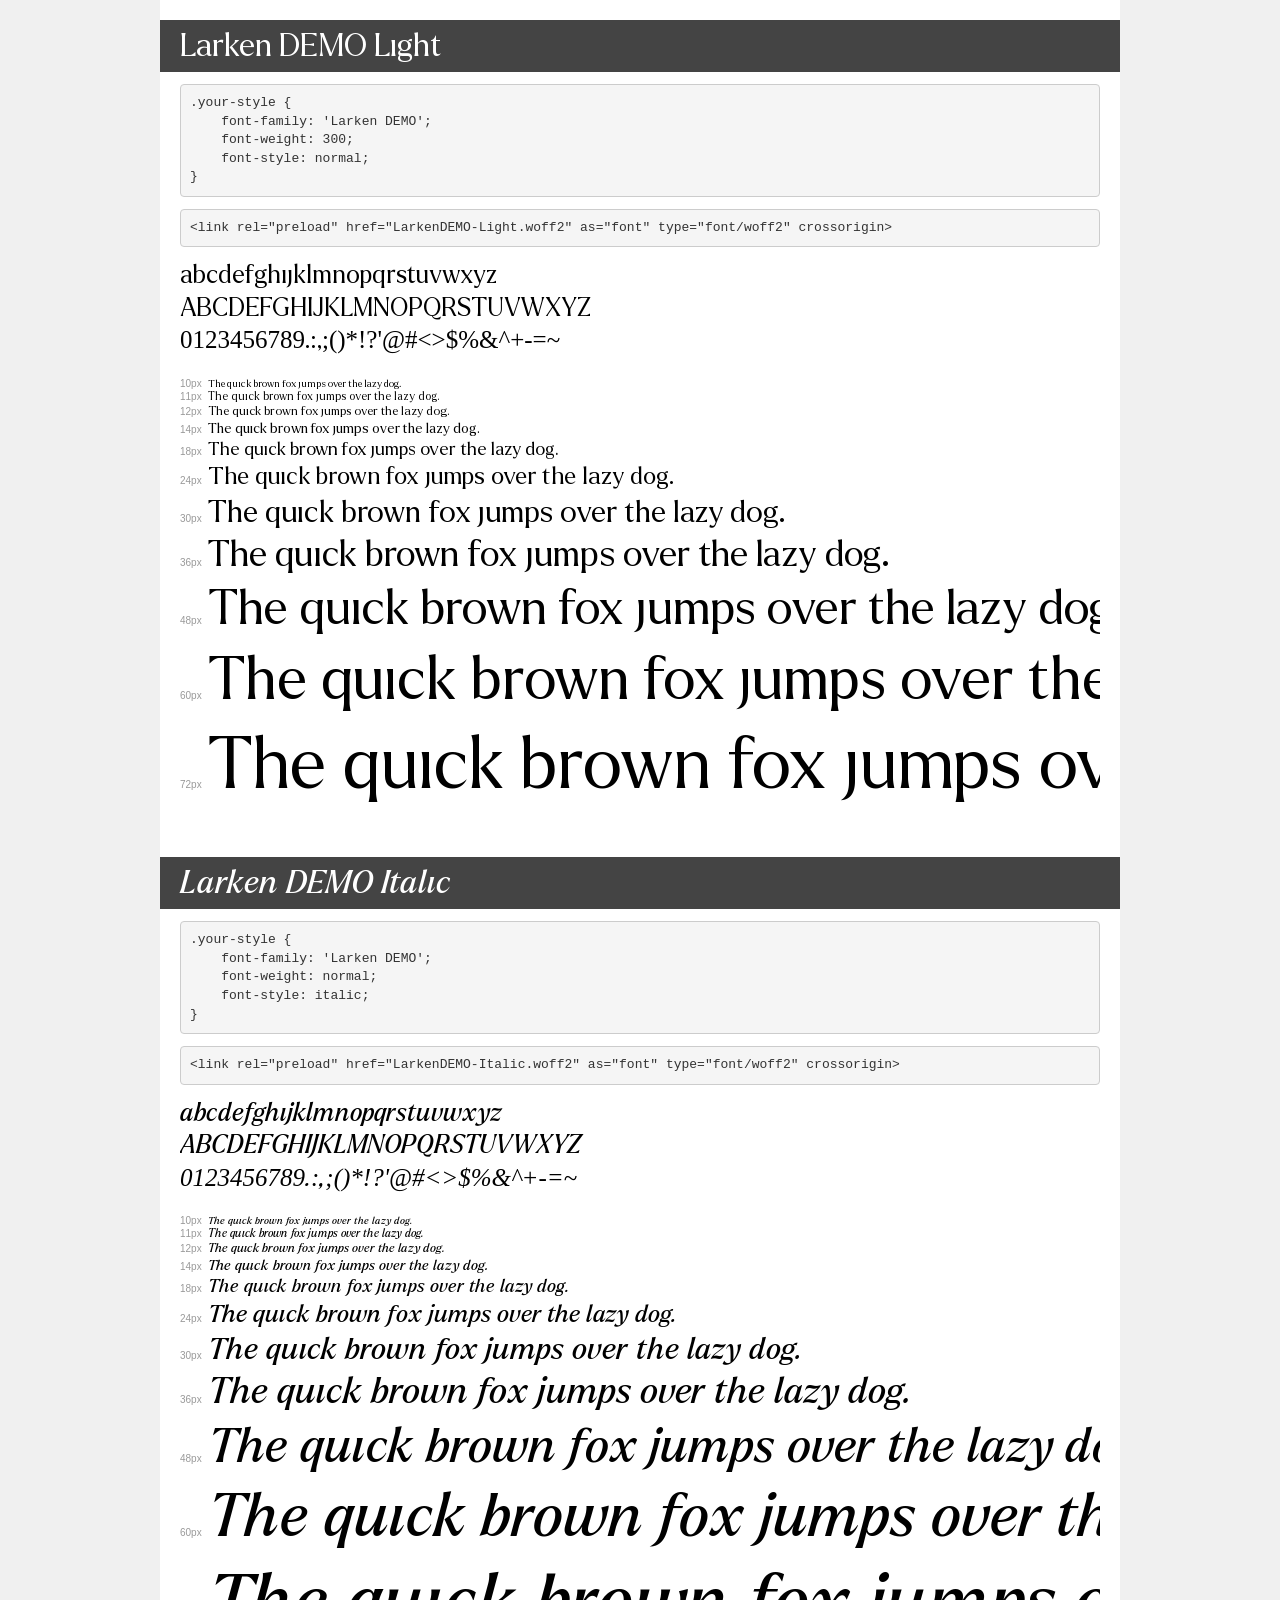
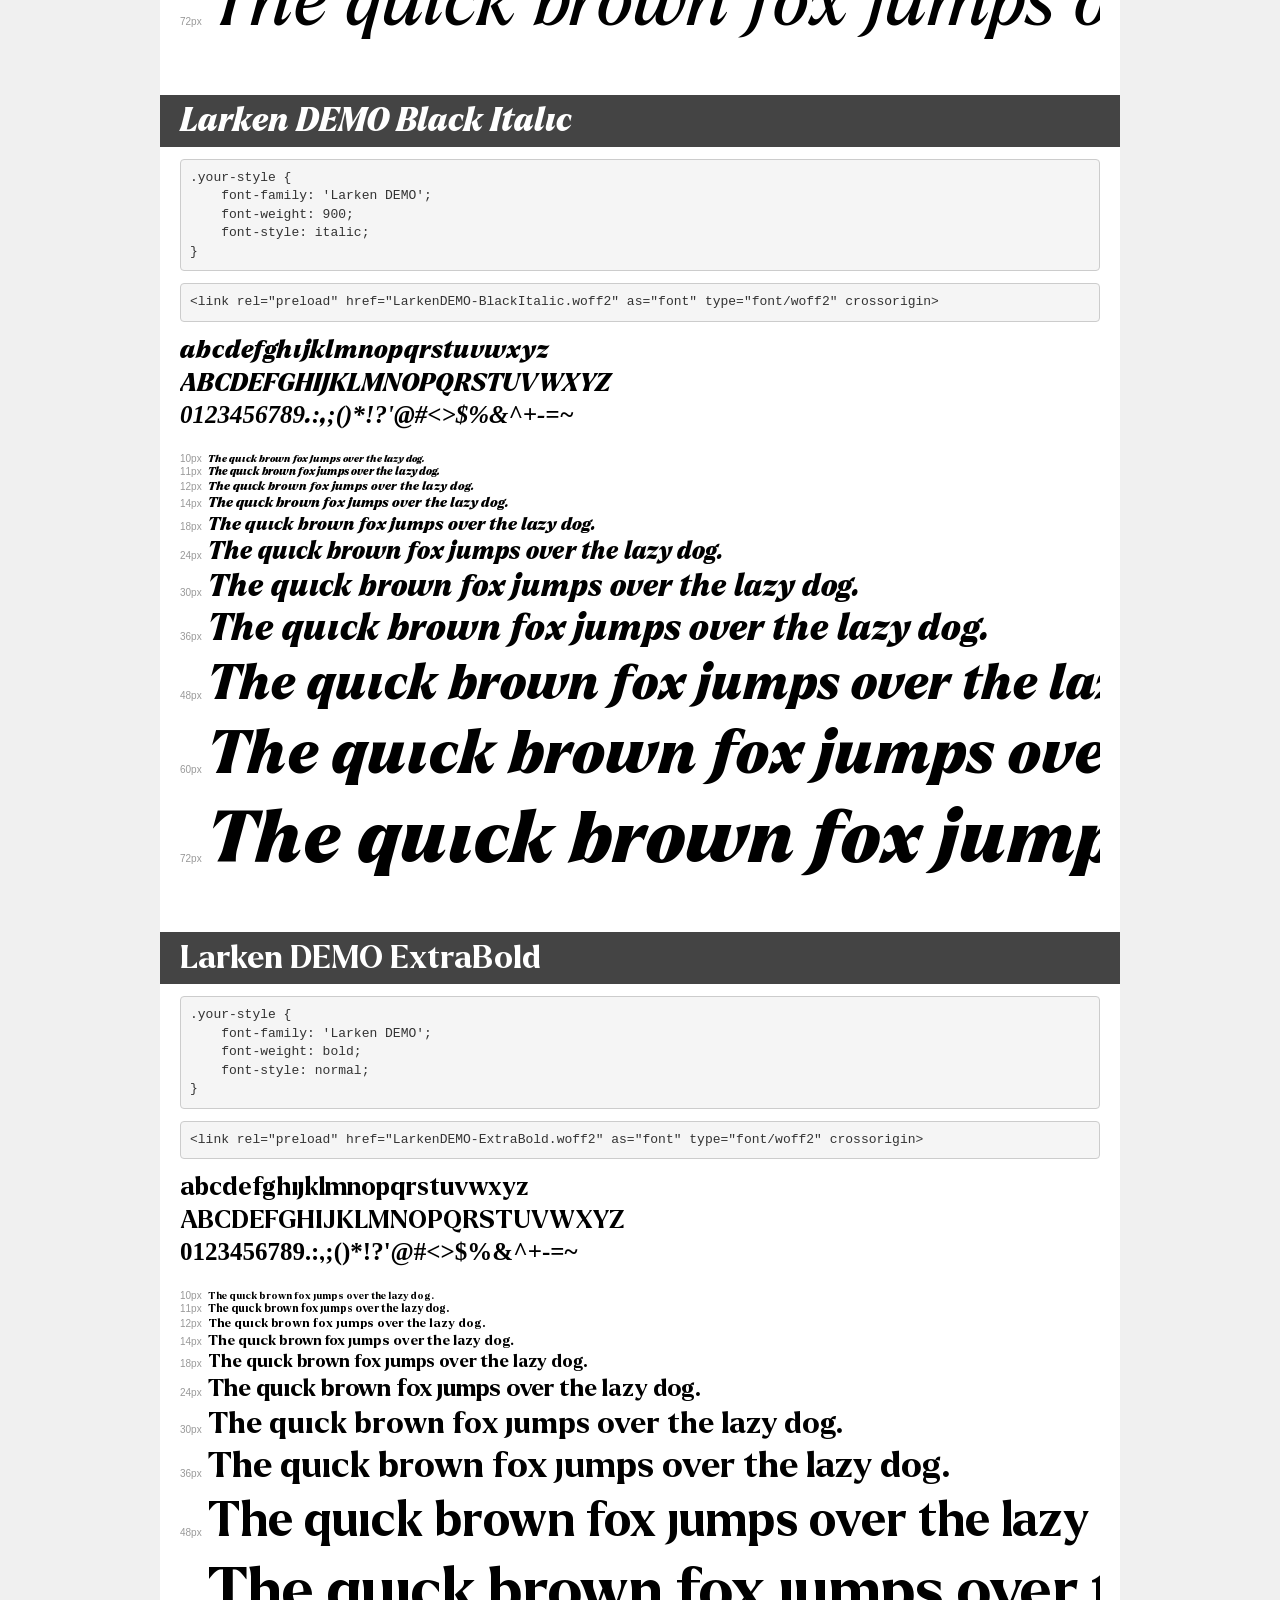
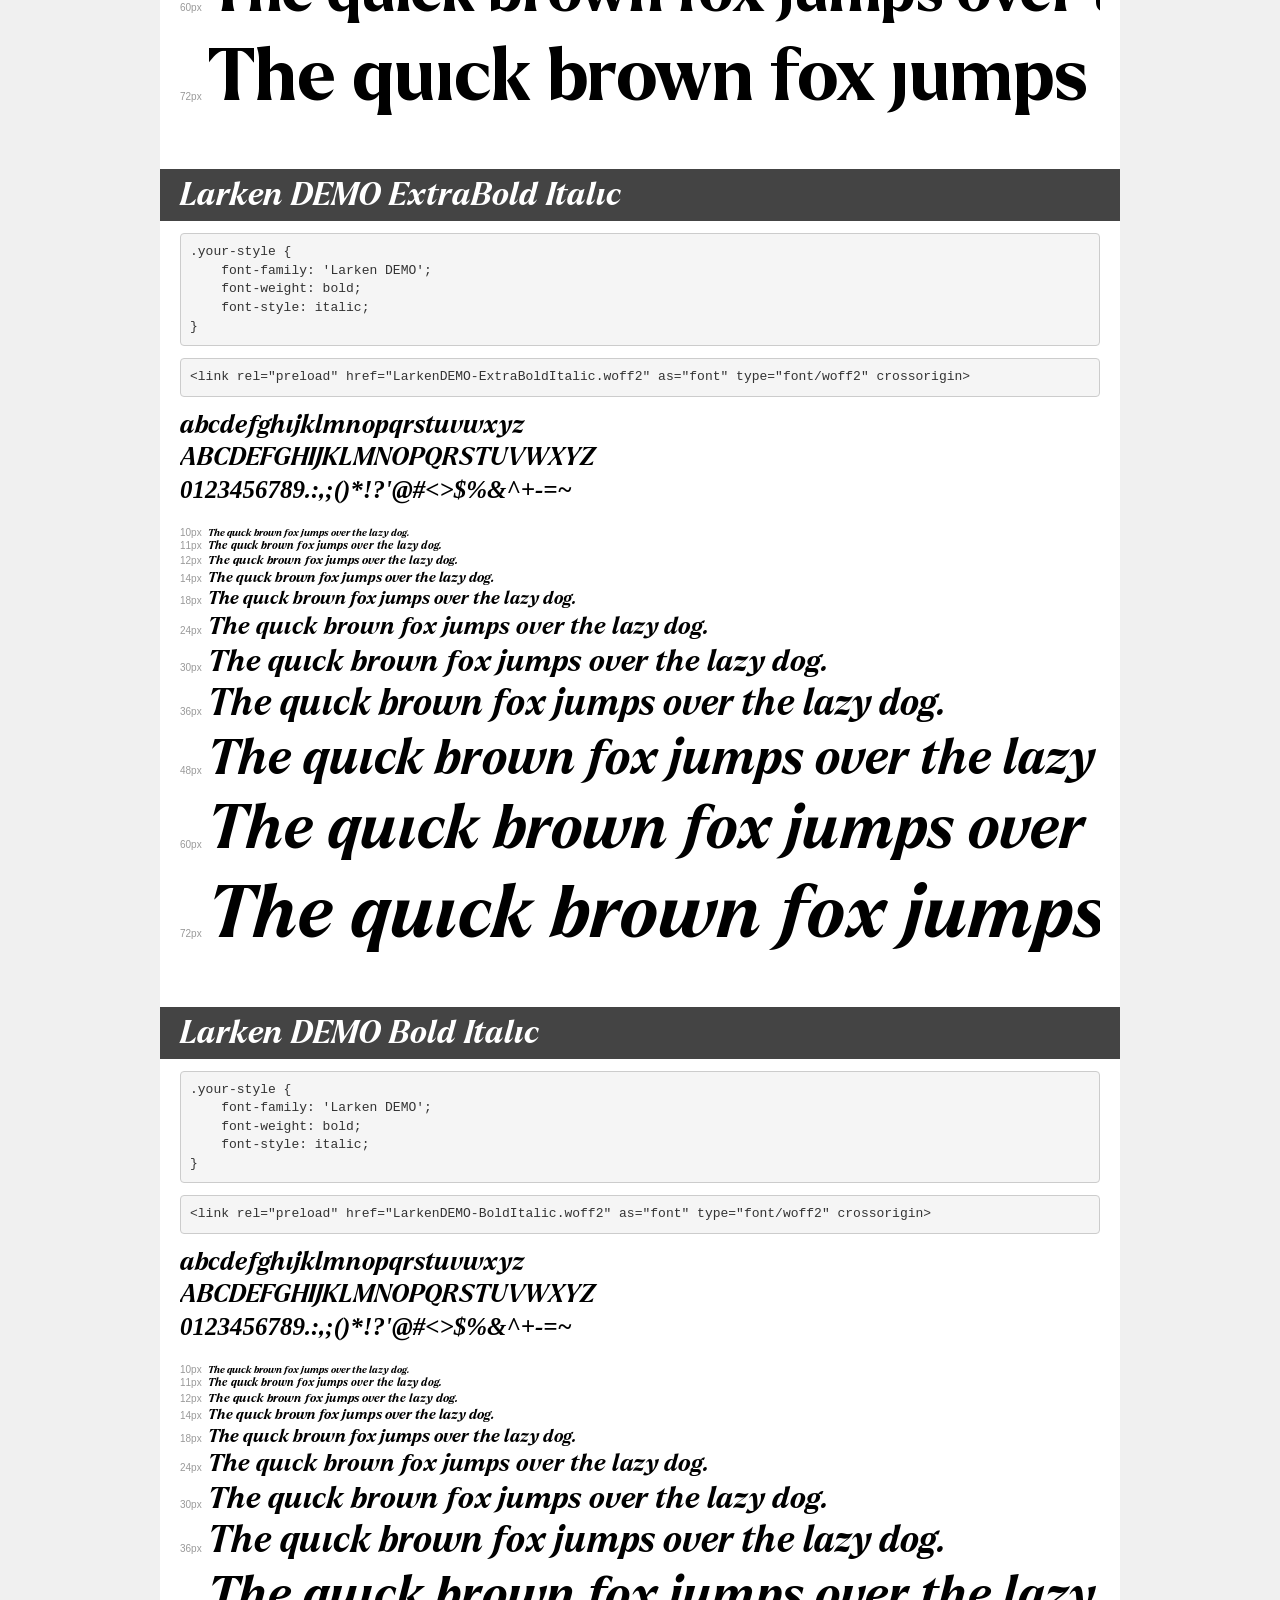
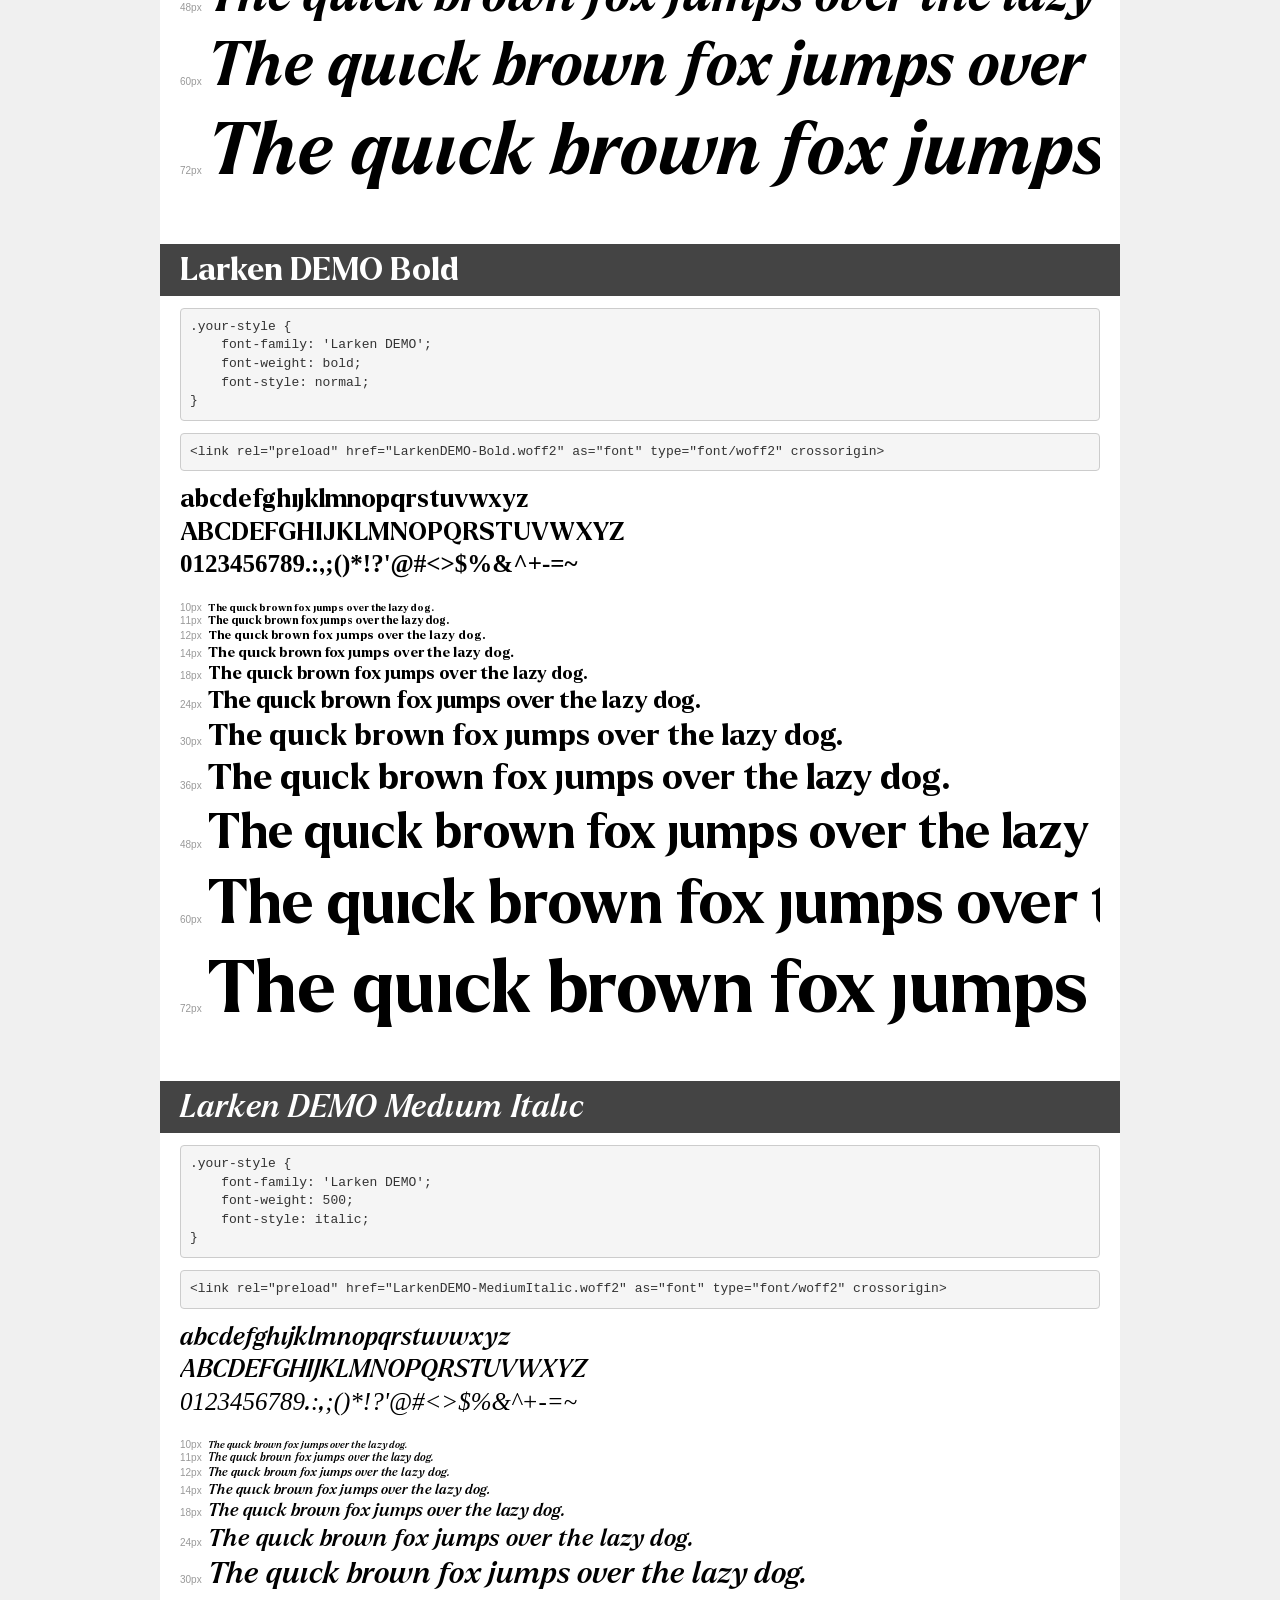
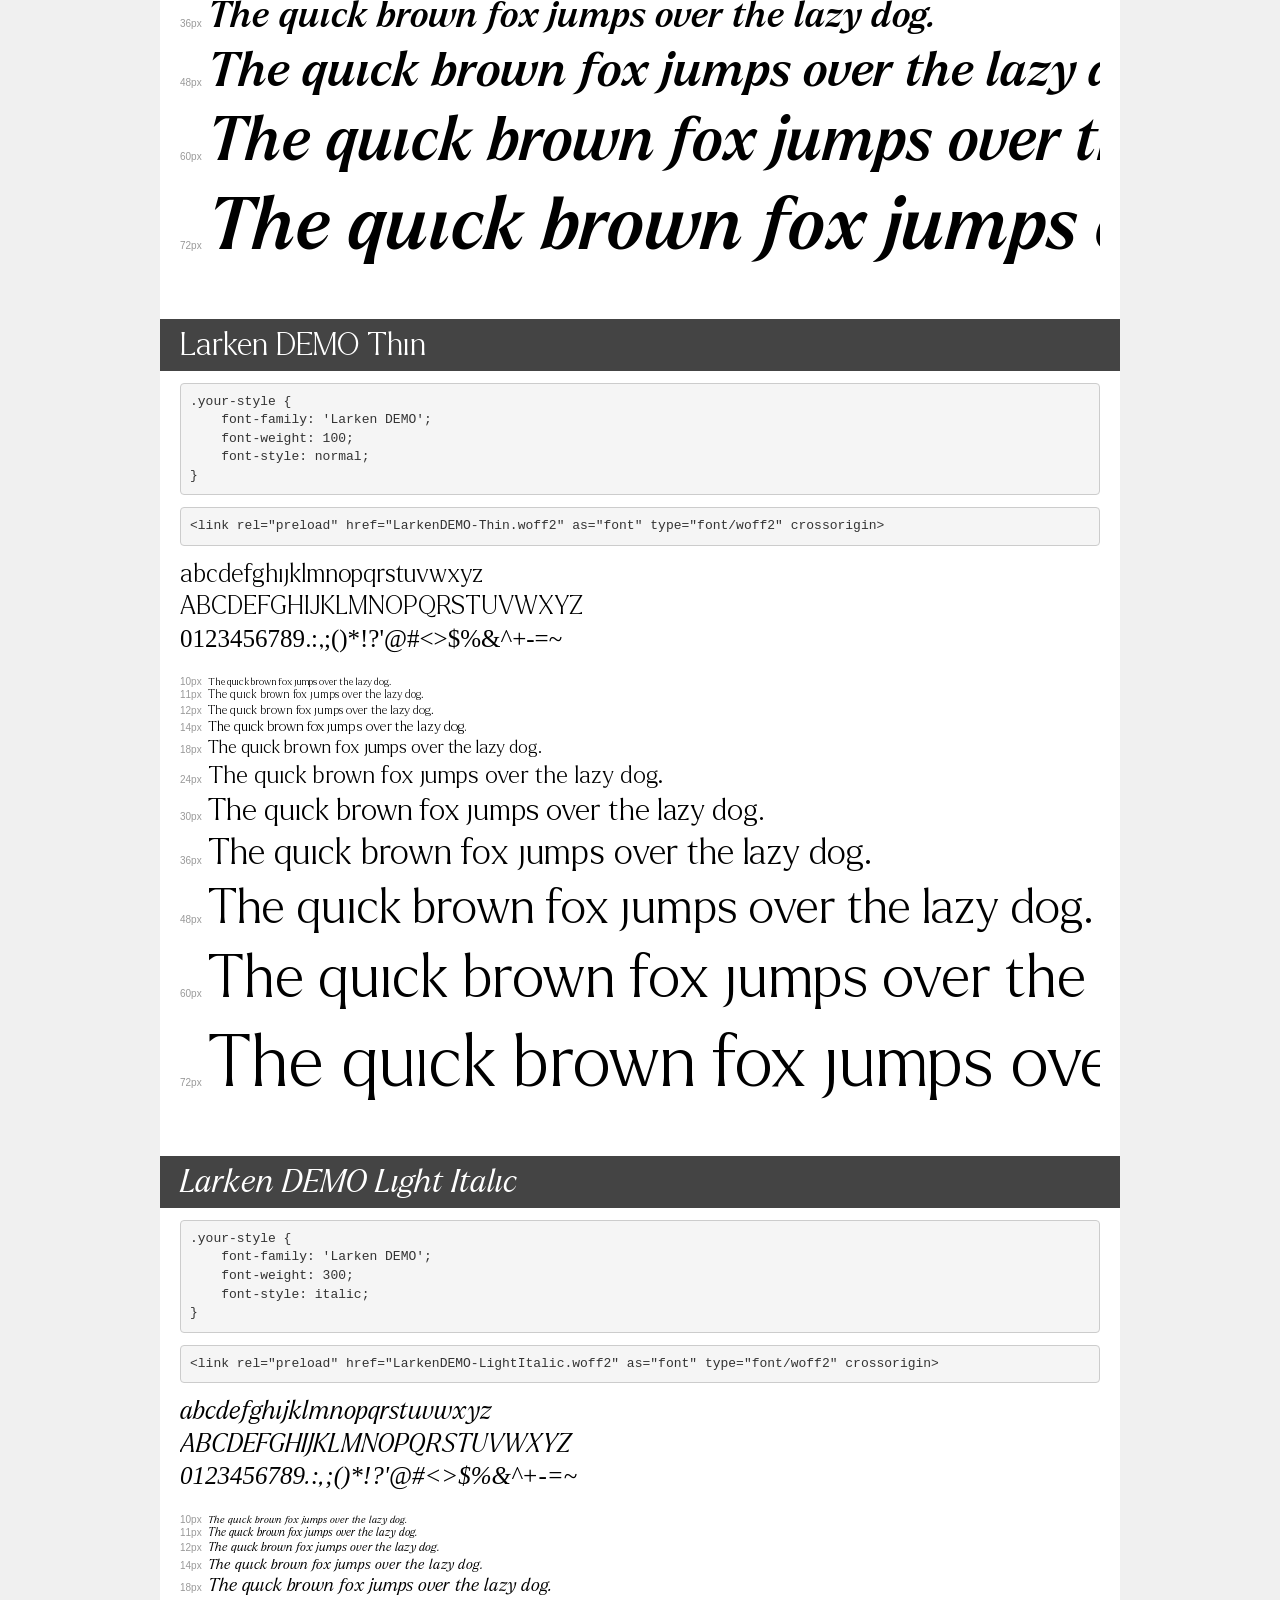
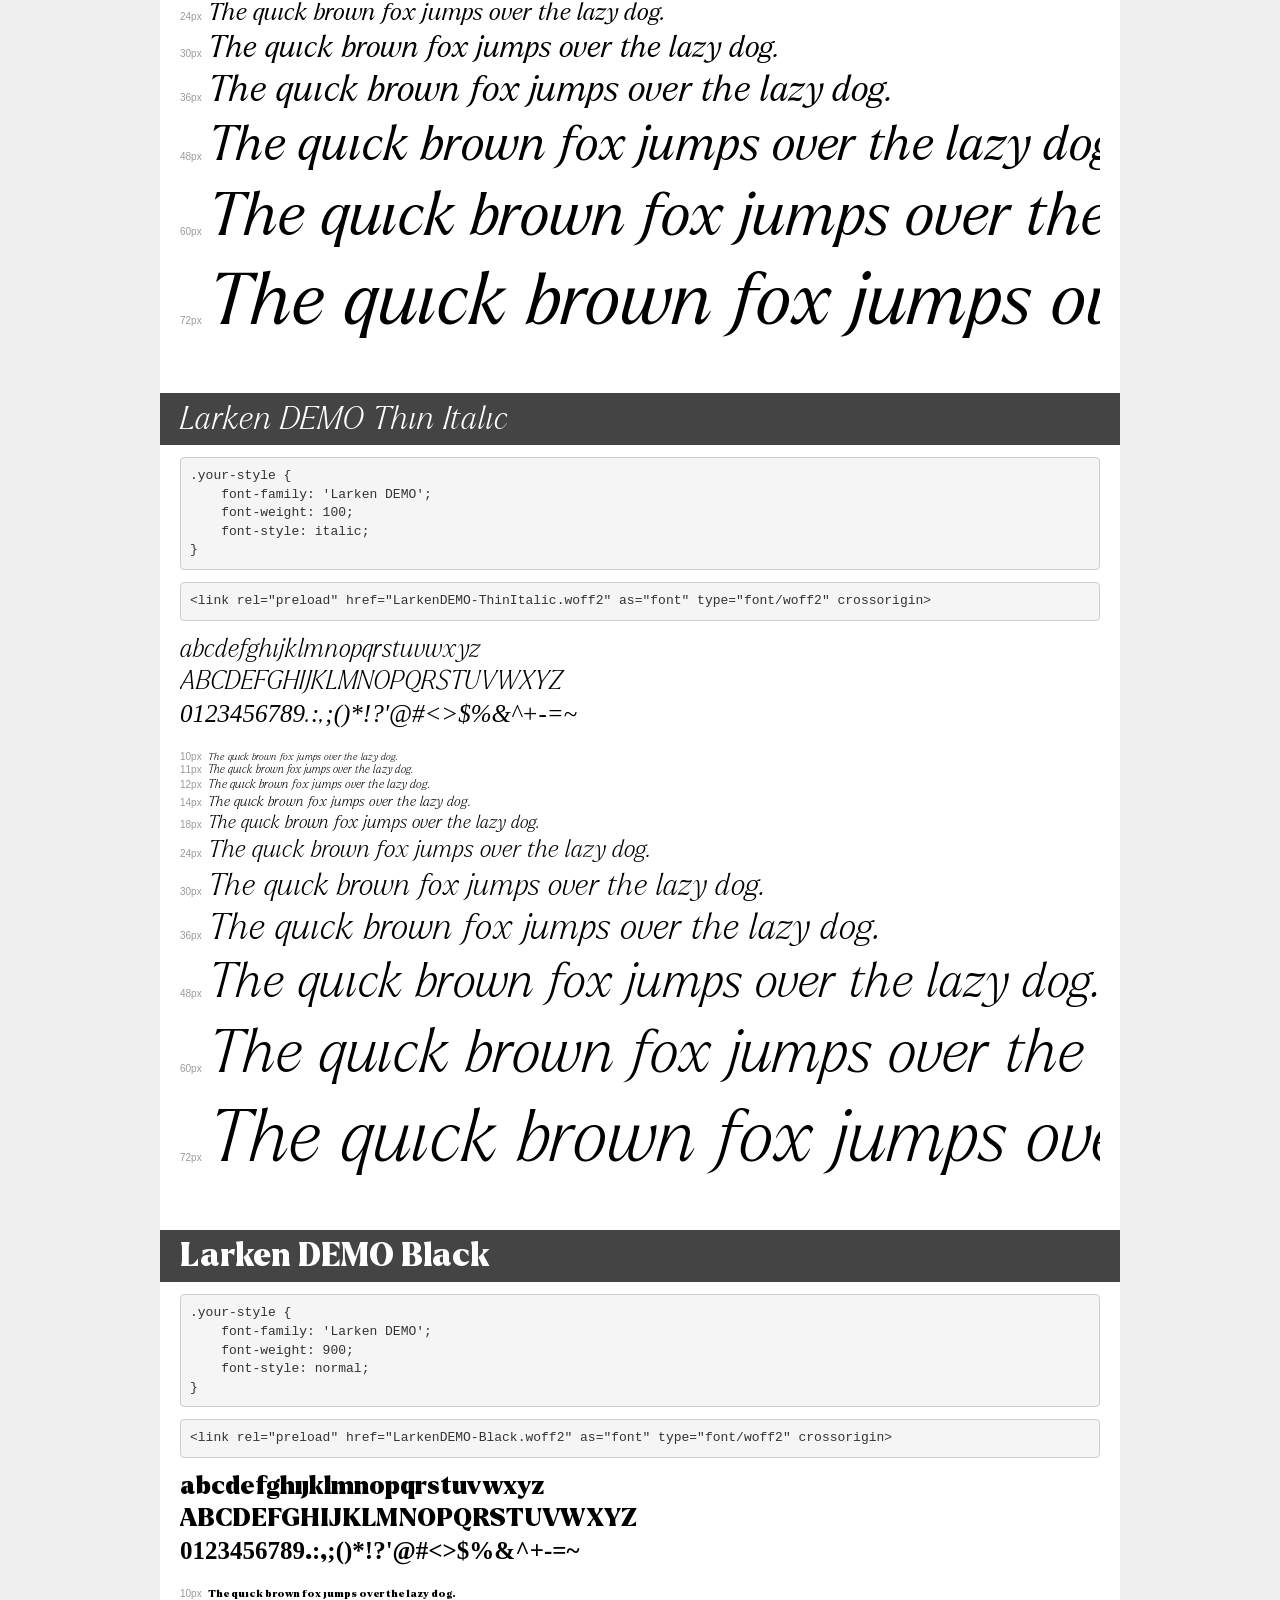
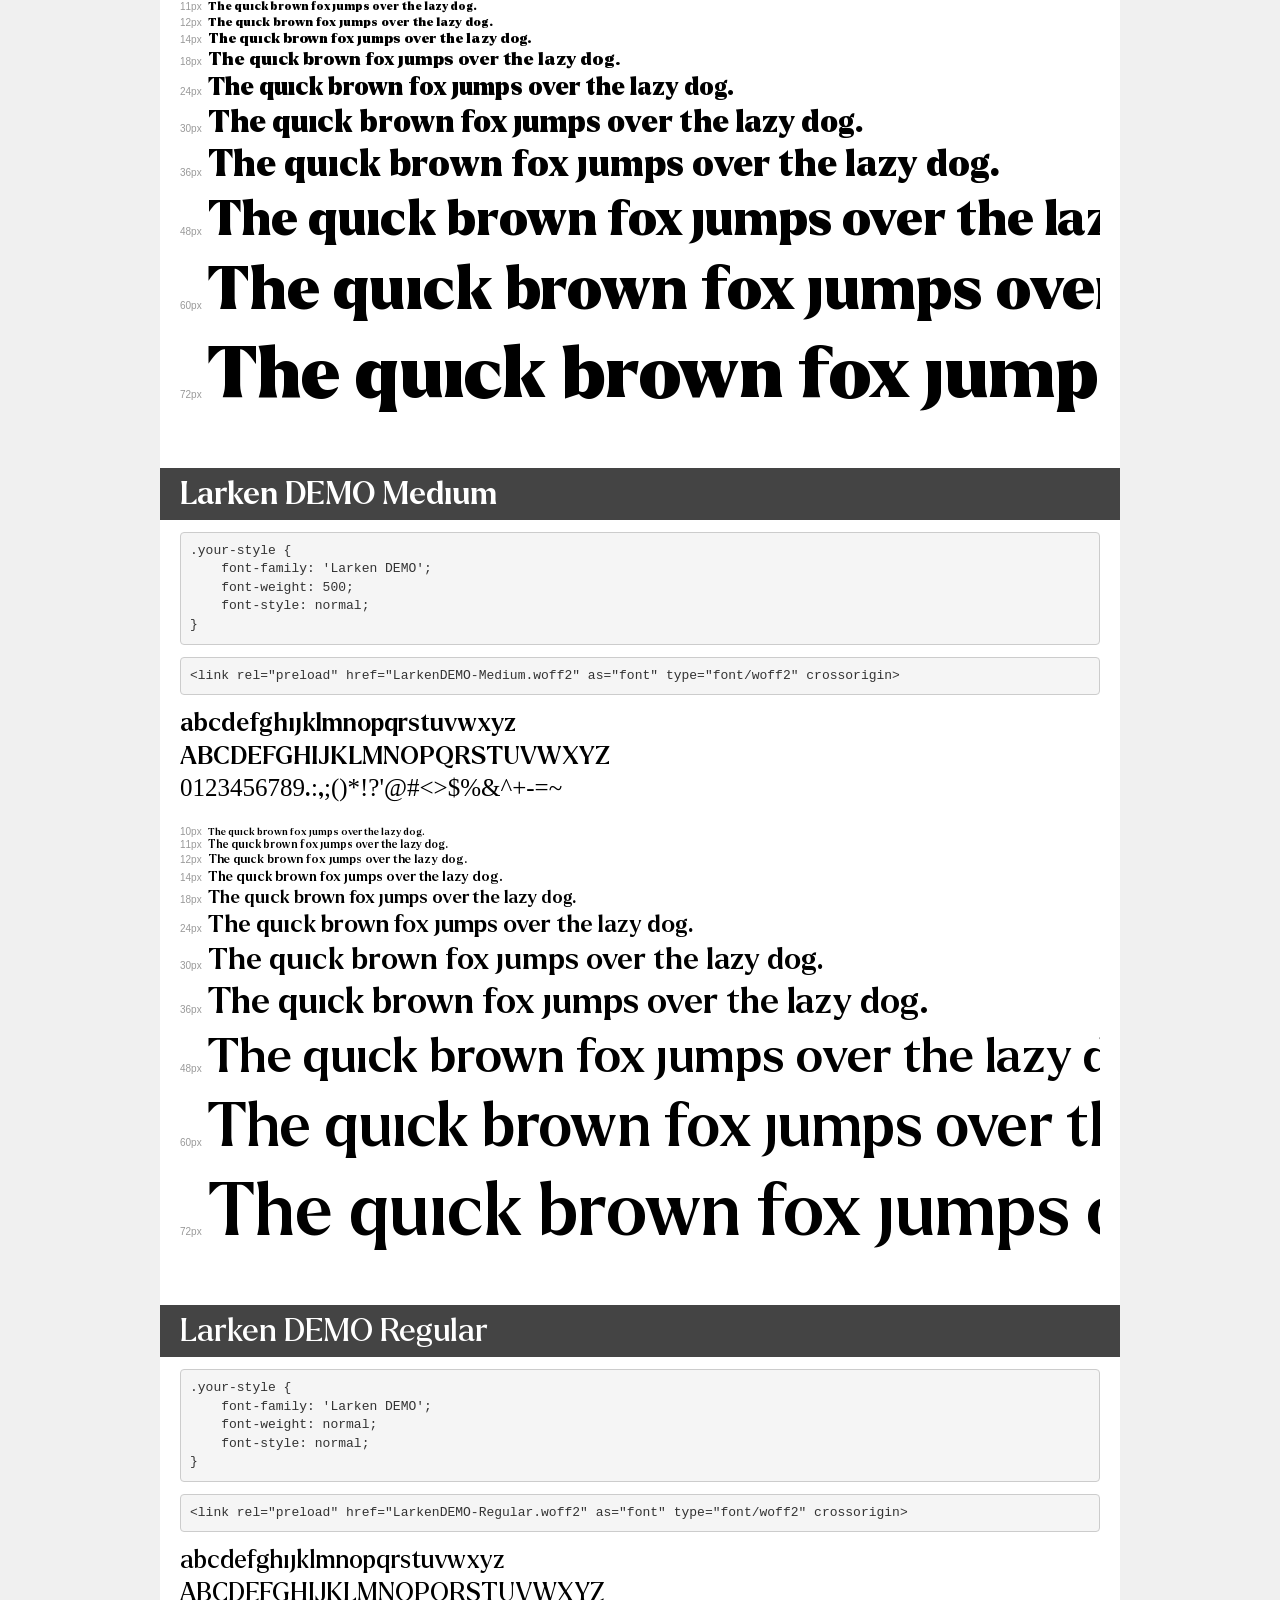
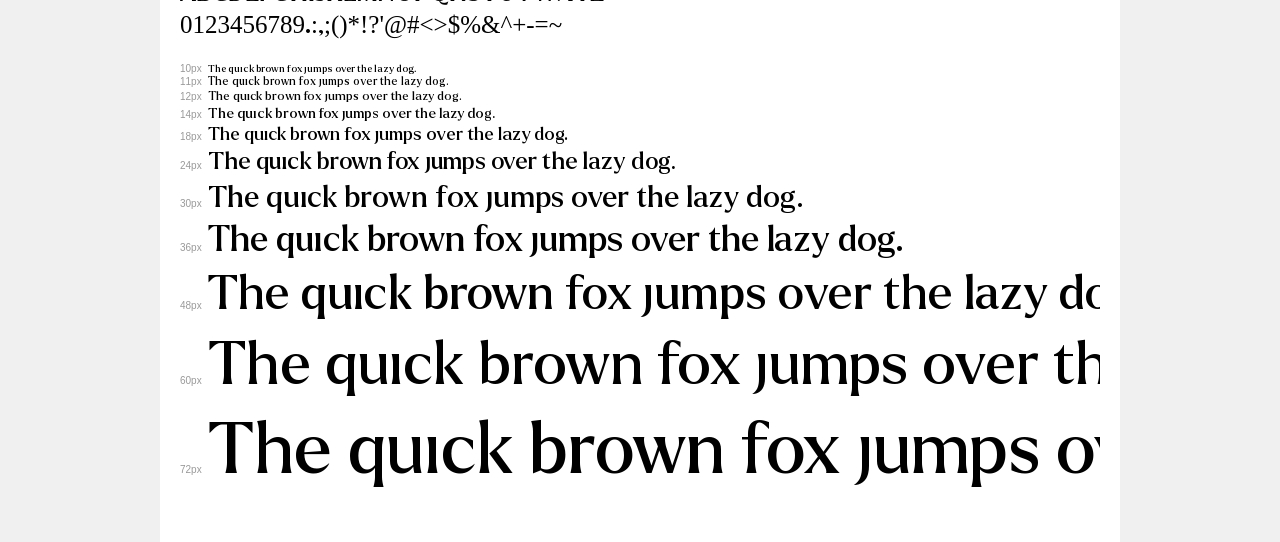
<file: assets/fonts/larken/demo.html>
<!DOCTYPE html>
<html lang="en">
<head>
    <meta charset="utf-8">
    <meta http-equiv="X-UA-Compatible" content="IE=edge">
    <meta name="viewport" content="width=device-width, initial-scale=1">
    <meta name="robots" content="noindex, noarchive">
    <meta name="format-detection" content="telephone=no">
    <title>Transfonter demo</title>
    <link href="stylesheet.css" rel="stylesheet">
    <style>
        /*
        http://meyerweb.com/eric/tools/css/reset/
        v2.0 | 20110126
        License: none (public domain)
        */
        html, body, div, span, applet, object, iframe,
        h1, h2, h3, h4, h5, h6, p, blockquote, pre,
        a, abbr, acronym, address, big, cite, code,
        del, dfn, em, img, ins, kbd, q, s, samp,
        small, strike, strong, sub, sup, tt, var,
        b, u, i, center,
        dl, dt, dd, ol, ul, li,
        fieldset, form, label, legend,
        table, caption, tbody, tfoot, thead, tr, th, td,
        article, aside, canvas, details, embed,
        figure, figcaption, footer, header, hgroup,
        menu, nav, output, ruby, section, summary,
        time, mark, audio, video {
            margin: 0;
            padding: 0;
            border: 0;
            font-size: 100%;
            font: inherit;
            vertical-align: baseline;
        }
        /* HTML5 display-role reset for older browsers */
        article, aside, details, figcaption, figure,
        footer, header, hgroup, menu, nav, section {
            display: block;
        }
        body {
            line-height: 1;
        }
        ol, ul {
            list-style: none;
        }
        blockquote, q {
            quotes: none;
        }
        blockquote:before, blockquote:after,
        q:before, q:after {
            content: '';
            content: none;
        }
        table {
            border-collapse: collapse;
            border-spacing: 0;
        }
        /* demo styles */
        body {
            background: #f0f0f0;
            color: #000;
        }
        .page {
            background: #fff;
            width: 920px;
            margin: 0 auto;
            padding: 20px 20px 0 20px;
            overflow: hidden;
        }
        .font-container {
            overflow-x: auto;
            overflow-y: hidden;
            margin-bottom: 40px;
            line-height: 1.3;
            white-space: nowrap;
            padding-bottom: 5px;
        }
        h1 {
            position: relative;
            background: #444;
            font-size: 32px;
            color: #fff;
            padding: 10px 20px;
            margin: 0 -20px 12px -20px;
        }
        .letters {
            font-size: 25px;
            margin-bottom: 20px;
        }
        .s10:before {
            content: '10px';
        }
        .s11:before {
            content: '11px';
        }
        .s12:before {
            content: '12px';
        }
        .s14:before {
            content: '14px';
        }
        .s18:before {
            content: '18px';
        }
        .s24:before {
            content: '24px';
        }
        .s30:before {
            content: '30px';
        }
        .s36:before {
            content: '36px';
        }
        .s48:before {
            content: '48px';
        }
        .s60:before {
            content: '60px';
        }
        .s72:before {
            content: '72px';
        }
        .s10:before, .s11:before, .s12:before, .s14:before,
        .s18:before, .s24:before, .s30:before, .s36:before,
        .s48:before, .s60:before, .s72:before {
            font-family: Arial, sans-serif;
            font-size: 10px;
            font-weight: normal;
            font-style: normal;
            color: #999;
            padding-right: 6px;
        }
        pre {
            display: block;
            padding: 9px;
            margin: 0 0 12px;
            font-family: Monaco, Menlo, Consolas, "Courier New", monospace;
            font-size: 13px;
            line-height: 1.428571429;
            color: #333;
            font-weight: normal;
            font-style: normal;
            background-color: #f5f5f5;
            border: 1px solid #ccc;
            overflow-x: auto;
            border-radius: 4px;
        }
        /* responsive */
        @media (max-width: 959px) {
            .page {
                width: auto;
                margin: 0;
            }
        }
    </style>
</head>
<body>
<div class="page">
    <div class="demo">
        <h1 style="font-family: 'Larken DEMO'; font-weight: 300; font-style: normal;">Larken DEMO Light</h1>
        <pre title="Usage">.your-style {
    font-family: 'Larken DEMO';
    font-weight: 300;
    font-style: normal;
}</pre>
        <pre title="Preload (optional)">
&lt;link rel=&quot;preload&quot; href=&quot;LarkenDEMO-Light.woff2&quot; as=&quot;font&quot; type=&quot;font/woff2&quot; crossorigin&gt;</pre>
        <div class="font-container" style="font-family: 'Larken DEMO'; font-weight: 300; font-style: normal;">
            <p class="letters">
                abcdefghijklmnopqrstuvwxyz<br>
ABCDEFGHIJKLMNOPQRSTUVWXYZ<br>
                0123456789.:,;()*!?'@#&lt;&gt;$%&^+-=~
            </p>
            <p class="s10" style="font-size: 10px;">The quick brown fox jumps over the lazy dog.</p>
            <p class="s11" style="font-size: 11px;">The quick brown fox jumps over the lazy dog.</p>
            <p class="s12" style="font-size: 12px;">The quick brown fox jumps over the lazy dog.</p>
            <p class="s14" style="font-size: 14px;">The quick brown fox jumps over the lazy dog.</p>
            <p class="s18" style="font-size: 18px;">The quick brown fox jumps over the lazy dog.</p>
            <p class="s24" style="font-size: 24px;">The quick brown fox jumps over the lazy dog.</p>
            <p class="s30" style="font-size: 30px;">The quick brown fox jumps over the lazy dog.</p>
            <p class="s36" style="font-size: 36px;">The quick brown fox jumps over the lazy dog.</p>
            <p class="s48" style="font-size: 48px;">The quick brown fox jumps over the lazy dog.</p>
            <p class="s60" style="font-size: 60px;">The quick brown fox jumps over the lazy dog.</p>
            <p class="s72" style="font-size: 72px;">The quick brown fox jumps over the lazy dog.</p>
        </div>
    </div>

    <div class="demo">
        <h1 style="font-family: 'Larken DEMO'; font-weight: normal; font-style: italic;">Larken DEMO Italic</h1>
        <pre title="Usage">.your-style {
    font-family: 'Larken DEMO';
    font-weight: normal;
    font-style: italic;
}</pre>
        <pre title="Preload (optional)">
&lt;link rel=&quot;preload&quot; href=&quot;LarkenDEMO-Italic.woff2&quot; as=&quot;font&quot; type=&quot;font/woff2&quot; crossorigin&gt;</pre>
        <div class="font-container" style="font-family: 'Larken DEMO'; font-weight: normal; font-style: italic;">
            <p class="letters">
                abcdefghijklmnopqrstuvwxyz<br>
ABCDEFGHIJKLMNOPQRSTUVWXYZ<br>
                0123456789.:,;()*!?'@#&lt;&gt;$%&^+-=~
            </p>
            <p class="s10" style="font-size: 10px;">The quick brown fox jumps over the lazy dog.</p>
            <p class="s11" style="font-size: 11px;">The quick brown fox jumps over the lazy dog.</p>
            <p class="s12" style="font-size: 12px;">The quick brown fox jumps over the lazy dog.</p>
            <p class="s14" style="font-size: 14px;">The quick brown fox jumps over the lazy dog.</p>
            <p class="s18" style="font-size: 18px;">The quick brown fox jumps over the lazy dog.</p>
            <p class="s24" style="font-size: 24px;">The quick brown fox jumps over the lazy dog.</p>
            <p class="s30" style="font-size: 30px;">The quick brown fox jumps over the lazy dog.</p>
            <p class="s36" style="font-size: 36px;">The quick brown fox jumps over the lazy dog.</p>
            <p class="s48" style="font-size: 48px;">The quick brown fox jumps over the lazy dog.</p>
            <p class="s60" style="font-size: 60px;">The quick brown fox jumps over the lazy dog.</p>
            <p class="s72" style="font-size: 72px;">The quick brown fox jumps over the lazy dog.</p>
        </div>
    </div>

    <div class="demo">
        <h1 style="font-family: 'Larken DEMO'; font-weight: 900; font-style: italic;">Larken DEMO Black Italic</h1>
        <pre title="Usage">.your-style {
    font-family: 'Larken DEMO';
    font-weight: 900;
    font-style: italic;
}</pre>
        <pre title="Preload (optional)">
&lt;link rel=&quot;preload&quot; href=&quot;LarkenDEMO-BlackItalic.woff2&quot; as=&quot;font&quot; type=&quot;font/woff2&quot; crossorigin&gt;</pre>
        <div class="font-container" style="font-family: 'Larken DEMO'; font-weight: 900; font-style: italic;">
            <p class="letters">
                abcdefghijklmnopqrstuvwxyz<br>
ABCDEFGHIJKLMNOPQRSTUVWXYZ<br>
                0123456789.:,;()*!?'@#&lt;&gt;$%&^+-=~
            </p>
            <p class="s10" style="font-size: 10px;">The quick brown fox jumps over the lazy dog.</p>
            <p class="s11" style="font-size: 11px;">The quick brown fox jumps over the lazy dog.</p>
            <p class="s12" style="font-size: 12px;">The quick brown fox jumps over the lazy dog.</p>
            <p class="s14" style="font-size: 14px;">The quick brown fox jumps over the lazy dog.</p>
            <p class="s18" style="font-size: 18px;">The quick brown fox jumps over the lazy dog.</p>
            <p class="s24" style="font-size: 24px;">The quick brown fox jumps over the lazy dog.</p>
            <p class="s30" style="font-size: 30px;">The quick brown fox jumps over the lazy dog.</p>
            <p class="s36" style="font-size: 36px;">The quick brown fox jumps over the lazy dog.</p>
            <p class="s48" style="font-size: 48px;">The quick brown fox jumps over the lazy dog.</p>
            <p class="s60" style="font-size: 60px;">The quick brown fox jumps over the lazy dog.</p>
            <p class="s72" style="font-size: 72px;">The quick brown fox jumps over the lazy dog.</p>
        </div>
    </div>

    <div class="demo">
        <h1 style="font-family: 'Larken DEMO'; font-weight: bold; font-style: normal;">Larken DEMO ExtraBold</h1>
        <pre title="Usage">.your-style {
    font-family: 'Larken DEMO';
    font-weight: bold;
    font-style: normal;
}</pre>
        <pre title="Preload (optional)">
&lt;link rel=&quot;preload&quot; href=&quot;LarkenDEMO-ExtraBold.woff2&quot; as=&quot;font&quot; type=&quot;font/woff2&quot; crossorigin&gt;</pre>
        <div class="font-container" style="font-family: 'Larken DEMO'; font-weight: bold; font-style: normal;">
            <p class="letters">
                abcdefghijklmnopqrstuvwxyz<br>
ABCDEFGHIJKLMNOPQRSTUVWXYZ<br>
                0123456789.:,;()*!?'@#&lt;&gt;$%&^+-=~
            </p>
            <p class="s10" style="font-size: 10px;">The quick brown fox jumps over the lazy dog.</p>
            <p class="s11" style="font-size: 11px;">The quick brown fox jumps over the lazy dog.</p>
            <p class="s12" style="font-size: 12px;">The quick brown fox jumps over the lazy dog.</p>
            <p class="s14" style="font-size: 14px;">The quick brown fox jumps over the lazy dog.</p>
            <p class="s18" style="font-size: 18px;">The quick brown fox jumps over the lazy dog.</p>
            <p class="s24" style="font-size: 24px;">The quick brown fox jumps over the lazy dog.</p>
            <p class="s30" style="font-size: 30px;">The quick brown fox jumps over the lazy dog.</p>
            <p class="s36" style="font-size: 36px;">The quick brown fox jumps over the lazy dog.</p>
            <p class="s48" style="font-size: 48px;">The quick brown fox jumps over the lazy dog.</p>
            <p class="s60" style="font-size: 60px;">The quick brown fox jumps over the lazy dog.</p>
            <p class="s72" style="font-size: 72px;">The quick brown fox jumps over the lazy dog.</p>
        </div>
    </div>

    <div class="demo">
        <h1 style="font-family: 'Larken DEMO'; font-weight: bold; font-style: italic;">Larken DEMO ExtraBold Italic</h1>
        <pre title="Usage">.your-style {
    font-family: 'Larken DEMO';
    font-weight: bold;
    font-style: italic;
}</pre>
        <pre title="Preload (optional)">
&lt;link rel=&quot;preload&quot; href=&quot;LarkenDEMO-ExtraBoldItalic.woff2&quot; as=&quot;font&quot; type=&quot;font/woff2&quot; crossorigin&gt;</pre>
        <div class="font-container" style="font-family: 'Larken DEMO'; font-weight: bold; font-style: italic;">
            <p class="letters">
                abcdefghijklmnopqrstuvwxyz<br>
ABCDEFGHIJKLMNOPQRSTUVWXYZ<br>
                0123456789.:,;()*!?'@#&lt;&gt;$%&^+-=~
            </p>
            <p class="s10" style="font-size: 10px;">The quick brown fox jumps over the lazy dog.</p>
            <p class="s11" style="font-size: 11px;">The quick brown fox jumps over the lazy dog.</p>
            <p class="s12" style="font-size: 12px;">The quick brown fox jumps over the lazy dog.</p>
            <p class="s14" style="font-size: 14px;">The quick brown fox jumps over the lazy dog.</p>
            <p class="s18" style="font-size: 18px;">The quick brown fox jumps over the lazy dog.</p>
            <p class="s24" style="font-size: 24px;">The quick brown fox jumps over the lazy dog.</p>
            <p class="s30" style="font-size: 30px;">The quick brown fox jumps over the lazy dog.</p>
            <p class="s36" style="font-size: 36px;">The quick brown fox jumps over the lazy dog.</p>
            <p class="s48" style="font-size: 48px;">The quick brown fox jumps over the lazy dog.</p>
            <p class="s60" style="font-size: 60px;">The quick brown fox jumps over the lazy dog.</p>
            <p class="s72" style="font-size: 72px;">The quick brown fox jumps over the lazy dog.</p>
        </div>
    </div>

    <div class="demo">
        <h1 style="font-family: 'Larken DEMO'; font-weight: bold; font-style: italic;">Larken DEMO Bold Italic</h1>
        <pre title="Usage">.your-style {
    font-family: 'Larken DEMO';
    font-weight: bold;
    font-style: italic;
}</pre>
        <pre title="Preload (optional)">
&lt;link rel=&quot;preload&quot; href=&quot;LarkenDEMO-BoldItalic.woff2&quot; as=&quot;font&quot; type=&quot;font/woff2&quot; crossorigin&gt;</pre>
        <div class="font-container" style="font-family: 'Larken DEMO'; font-weight: bold; font-style: italic;">
            <p class="letters">
                abcdefghijklmnopqrstuvwxyz<br>
ABCDEFGHIJKLMNOPQRSTUVWXYZ<br>
                0123456789.:,;()*!?'@#&lt;&gt;$%&^+-=~
            </p>
            <p class="s10" style="font-size: 10px;">The quick brown fox jumps over the lazy dog.</p>
            <p class="s11" style="font-size: 11px;">The quick brown fox jumps over the lazy dog.</p>
            <p class="s12" style="font-size: 12px;">The quick brown fox jumps over the lazy dog.</p>
            <p class="s14" style="font-size: 14px;">The quick brown fox jumps over the lazy dog.</p>
            <p class="s18" style="font-size: 18px;">The quick brown fox jumps over the lazy dog.</p>
            <p class="s24" style="font-size: 24px;">The quick brown fox jumps over the lazy dog.</p>
            <p class="s30" style="font-size: 30px;">The quick brown fox jumps over the lazy dog.</p>
            <p class="s36" style="font-size: 36px;">The quick brown fox jumps over the lazy dog.</p>
            <p class="s48" style="font-size: 48px;">The quick brown fox jumps over the lazy dog.</p>
            <p class="s60" style="font-size: 60px;">The quick brown fox jumps over the lazy dog.</p>
            <p class="s72" style="font-size: 72px;">The quick brown fox jumps over the lazy dog.</p>
        </div>
    </div>

    <div class="demo">
        <h1 style="font-family: 'Larken DEMO'; font-weight: bold; font-style: normal;">Larken DEMO Bold</h1>
        <pre title="Usage">.your-style {
    font-family: 'Larken DEMO';
    font-weight: bold;
    font-style: normal;
}</pre>
        <pre title="Preload (optional)">
&lt;link rel=&quot;preload&quot; href=&quot;LarkenDEMO-Bold.woff2&quot; as=&quot;font&quot; type=&quot;font/woff2&quot; crossorigin&gt;</pre>
        <div class="font-container" style="font-family: 'Larken DEMO'; font-weight: bold; font-style: normal;">
            <p class="letters">
                abcdefghijklmnopqrstuvwxyz<br>
ABCDEFGHIJKLMNOPQRSTUVWXYZ<br>
                0123456789.:,;()*!?'@#&lt;&gt;$%&^+-=~
            </p>
            <p class="s10" style="font-size: 10px;">The quick brown fox jumps over the lazy dog.</p>
            <p class="s11" style="font-size: 11px;">The quick brown fox jumps over the lazy dog.</p>
            <p class="s12" style="font-size: 12px;">The quick brown fox jumps over the lazy dog.</p>
            <p class="s14" style="font-size: 14px;">The quick brown fox jumps over the lazy dog.</p>
            <p class="s18" style="font-size: 18px;">The quick brown fox jumps over the lazy dog.</p>
            <p class="s24" style="font-size: 24px;">The quick brown fox jumps over the lazy dog.</p>
            <p class="s30" style="font-size: 30px;">The quick brown fox jumps over the lazy dog.</p>
            <p class="s36" style="font-size: 36px;">The quick brown fox jumps over the lazy dog.</p>
            <p class="s48" style="font-size: 48px;">The quick brown fox jumps over the lazy dog.</p>
            <p class="s60" style="font-size: 60px;">The quick brown fox jumps over the lazy dog.</p>
            <p class="s72" style="font-size: 72px;">The quick brown fox jumps over the lazy dog.</p>
        </div>
    </div>

    <div class="demo">
        <h1 style="font-family: 'Larken DEMO'; font-weight: 500; font-style: italic;">Larken DEMO Medium Italic</h1>
        <pre title="Usage">.your-style {
    font-family: 'Larken DEMO';
    font-weight: 500;
    font-style: italic;
}</pre>
        <pre title="Preload (optional)">
&lt;link rel=&quot;preload&quot; href=&quot;LarkenDEMO-MediumItalic.woff2&quot; as=&quot;font&quot; type=&quot;font/woff2&quot; crossorigin&gt;</pre>
        <div class="font-container" style="font-family: 'Larken DEMO'; font-weight: 500; font-style: italic;">
            <p class="letters">
                abcdefghijklmnopqrstuvwxyz<br>
ABCDEFGHIJKLMNOPQRSTUVWXYZ<br>
                0123456789.:,;()*!?'@#&lt;&gt;$%&^+-=~
            </p>
            <p class="s10" style="font-size: 10px;">The quick brown fox jumps over the lazy dog.</p>
            <p class="s11" style="font-size: 11px;">The quick brown fox jumps over the lazy dog.</p>
            <p class="s12" style="font-size: 12px;">The quick brown fox jumps over the lazy dog.</p>
            <p class="s14" style="font-size: 14px;">The quick brown fox jumps over the lazy dog.</p>
            <p class="s18" style="font-size: 18px;">The quick brown fox jumps over the lazy dog.</p>
            <p class="s24" style="font-size: 24px;">The quick brown fox jumps over the lazy dog.</p>
            <p class="s30" style="font-size: 30px;">The quick brown fox jumps over the lazy dog.</p>
            <p class="s36" style="font-size: 36px;">The quick brown fox jumps over the lazy dog.</p>
            <p class="s48" style="font-size: 48px;">The quick brown fox jumps over the lazy dog.</p>
            <p class="s60" style="font-size: 60px;">The quick brown fox jumps over the lazy dog.</p>
            <p class="s72" style="font-size: 72px;">The quick brown fox jumps over the lazy dog.</p>
        </div>
    </div>

    <div class="demo">
        <h1 style="font-family: 'Larken DEMO'; font-weight: 100; font-style: normal;">Larken DEMO Thin</h1>
        <pre title="Usage">.your-style {
    font-family: 'Larken DEMO';
    font-weight: 100;
    font-style: normal;
}</pre>
        <pre title="Preload (optional)">
&lt;link rel=&quot;preload&quot; href=&quot;LarkenDEMO-Thin.woff2&quot; as=&quot;font&quot; type=&quot;font/woff2&quot; crossorigin&gt;</pre>
        <div class="font-container" style="font-family: 'Larken DEMO'; font-weight: 100; font-style: normal;">
            <p class="letters">
                abcdefghijklmnopqrstuvwxyz<br>
ABCDEFGHIJKLMNOPQRSTUVWXYZ<br>
                0123456789.:,;()*!?'@#&lt;&gt;$%&^+-=~
            </p>
            <p class="s10" style="font-size: 10px;">The quick brown fox jumps over the lazy dog.</p>
            <p class="s11" style="font-size: 11px;">The quick brown fox jumps over the lazy dog.</p>
            <p class="s12" style="font-size: 12px;">The quick brown fox jumps over the lazy dog.</p>
            <p class="s14" style="font-size: 14px;">The quick brown fox jumps over the lazy dog.</p>
            <p class="s18" style="font-size: 18px;">The quick brown fox jumps over the lazy dog.</p>
            <p class="s24" style="font-size: 24px;">The quick brown fox jumps over the lazy dog.</p>
            <p class="s30" style="font-size: 30px;">The quick brown fox jumps over the lazy dog.</p>
            <p class="s36" style="font-size: 36px;">The quick brown fox jumps over the lazy dog.</p>
            <p class="s48" style="font-size: 48px;">The quick brown fox jumps over the lazy dog.</p>
            <p class="s60" style="font-size: 60px;">The quick brown fox jumps over the lazy dog.</p>
            <p class="s72" style="font-size: 72px;">The quick brown fox jumps over the lazy dog.</p>
        </div>
    </div>

    <div class="demo">
        <h1 style="font-family: 'Larken DEMO'; font-weight: 300; font-style: italic;">Larken DEMO Light Italic</h1>
        <pre title="Usage">.your-style {
    font-family: 'Larken DEMO';
    font-weight: 300;
    font-style: italic;
}</pre>
        <pre title="Preload (optional)">
&lt;link rel=&quot;preload&quot; href=&quot;LarkenDEMO-LightItalic.woff2&quot; as=&quot;font&quot; type=&quot;font/woff2&quot; crossorigin&gt;</pre>
        <div class="font-container" style="font-family: 'Larken DEMO'; font-weight: 300; font-style: italic;">
            <p class="letters">
                abcdefghijklmnopqrstuvwxyz<br>
ABCDEFGHIJKLMNOPQRSTUVWXYZ<br>
                0123456789.:,;()*!?'@#&lt;&gt;$%&^+-=~
            </p>
            <p class="s10" style="font-size: 10px;">The quick brown fox jumps over the lazy dog.</p>
            <p class="s11" style="font-size: 11px;">The quick brown fox jumps over the lazy dog.</p>
            <p class="s12" style="font-size: 12px;">The quick brown fox jumps over the lazy dog.</p>
            <p class="s14" style="font-size: 14px;">The quick brown fox jumps over the lazy dog.</p>
            <p class="s18" style="font-size: 18px;">The quick brown fox jumps over the lazy dog.</p>
            <p class="s24" style="font-size: 24px;">The quick brown fox jumps over the lazy dog.</p>
            <p class="s30" style="font-size: 30px;">The quick brown fox jumps over the lazy dog.</p>
            <p class="s36" style="font-size: 36px;">The quick brown fox jumps over the lazy dog.</p>
            <p class="s48" style="font-size: 48px;">The quick brown fox jumps over the lazy dog.</p>
            <p class="s60" style="font-size: 60px;">The quick brown fox jumps over the lazy dog.</p>
            <p class="s72" style="font-size: 72px;">The quick brown fox jumps over the lazy dog.</p>
        </div>
    </div>

    <div class="demo">
        <h1 style="font-family: 'Larken DEMO'; font-weight: 100; font-style: italic;">Larken DEMO Thin Italic</h1>
        <pre title="Usage">.your-style {
    font-family: 'Larken DEMO';
    font-weight: 100;
    font-style: italic;
}</pre>
        <pre title="Preload (optional)">
&lt;link rel=&quot;preload&quot; href=&quot;LarkenDEMO-ThinItalic.woff2&quot; as=&quot;font&quot; type=&quot;font/woff2&quot; crossorigin&gt;</pre>
        <div class="font-container" style="font-family: 'Larken DEMO'; font-weight: 100; font-style: italic;">
            <p class="letters">
                abcdefghijklmnopqrstuvwxyz<br>
ABCDEFGHIJKLMNOPQRSTUVWXYZ<br>
                0123456789.:,;()*!?'@#&lt;&gt;$%&^+-=~
            </p>
            <p class="s10" style="font-size: 10px;">The quick brown fox jumps over the lazy dog.</p>
            <p class="s11" style="font-size: 11px;">The quick brown fox jumps over the lazy dog.</p>
            <p class="s12" style="font-size: 12px;">The quick brown fox jumps over the lazy dog.</p>
            <p class="s14" style="font-size: 14px;">The quick brown fox jumps over the lazy dog.</p>
            <p class="s18" style="font-size: 18px;">The quick brown fox jumps over the lazy dog.</p>
            <p class="s24" style="font-size: 24px;">The quick brown fox jumps over the lazy dog.</p>
            <p class="s30" style="font-size: 30px;">The quick brown fox jumps over the lazy dog.</p>
            <p class="s36" style="font-size: 36px;">The quick brown fox jumps over the lazy dog.</p>
            <p class="s48" style="font-size: 48px;">The quick brown fox jumps over the lazy dog.</p>
            <p class="s60" style="font-size: 60px;">The quick brown fox jumps over the lazy dog.</p>
            <p class="s72" style="font-size: 72px;">The quick brown fox jumps over the lazy dog.</p>
        </div>
    </div>

    <div class="demo">
        <h1 style="font-family: 'Larken DEMO'; font-weight: 900; font-style: normal;">Larken DEMO Black</h1>
        <pre title="Usage">.your-style {
    font-family: 'Larken DEMO';
    font-weight: 900;
    font-style: normal;
}</pre>
        <pre title="Preload (optional)">
&lt;link rel=&quot;preload&quot; href=&quot;LarkenDEMO-Black.woff2&quot; as=&quot;font&quot; type=&quot;font/woff2&quot; crossorigin&gt;</pre>
        <div class="font-container" style="font-family: 'Larken DEMO'; font-weight: 900; font-style: normal;">
            <p class="letters">
                abcdefghijklmnopqrstuvwxyz<br>
ABCDEFGHIJKLMNOPQRSTUVWXYZ<br>
                0123456789.:,;()*!?'@#&lt;&gt;$%&^+-=~
            </p>
            <p class="s10" style="font-size: 10px;">The quick brown fox jumps over the lazy dog.</p>
            <p class="s11" style="font-size: 11px;">The quick brown fox jumps over the lazy dog.</p>
            <p class="s12" style="font-size: 12px;">The quick brown fox jumps over the lazy dog.</p>
            <p class="s14" style="font-size: 14px;">The quick brown fox jumps over the lazy dog.</p>
            <p class="s18" style="font-size: 18px;">The quick brown fox jumps over the lazy dog.</p>
            <p class="s24" style="font-size: 24px;">The quick brown fox jumps over the lazy dog.</p>
            <p class="s30" style="font-size: 30px;">The quick brown fox jumps over the lazy dog.</p>
            <p class="s36" style="font-size: 36px;">The quick brown fox jumps over the lazy dog.</p>
            <p class="s48" style="font-size: 48px;">The quick brown fox jumps over the lazy dog.</p>
            <p class="s60" style="font-size: 60px;">The quick brown fox jumps over the lazy dog.</p>
            <p class="s72" style="font-size: 72px;">The quick brown fox jumps over the lazy dog.</p>
        </div>
    </div>

    <div class="demo">
        <h1 style="font-family: 'Larken DEMO'; font-weight: 500; font-style: normal;">Larken DEMO Medium</h1>
        <pre title="Usage">.your-style {
    font-family: 'Larken DEMO';
    font-weight: 500;
    font-style: normal;
}</pre>
        <pre title="Preload (optional)">
&lt;link rel=&quot;preload&quot; href=&quot;LarkenDEMO-Medium.woff2&quot; as=&quot;font&quot; type=&quot;font/woff2&quot; crossorigin&gt;</pre>
        <div class="font-container" style="font-family: 'Larken DEMO'; font-weight: 500; font-style: normal;">
            <p class="letters">
                abcdefghijklmnopqrstuvwxyz<br>
ABCDEFGHIJKLMNOPQRSTUVWXYZ<br>
                0123456789.:,;()*!?'@#&lt;&gt;$%&^+-=~
            </p>
            <p class="s10" style="font-size: 10px;">The quick brown fox jumps over the lazy dog.</p>
            <p class="s11" style="font-size: 11px;">The quick brown fox jumps over the lazy dog.</p>
            <p class="s12" style="font-size: 12px;">The quick brown fox jumps over the lazy dog.</p>
            <p class="s14" style="font-size: 14px;">The quick brown fox jumps over the lazy dog.</p>
            <p class="s18" style="font-size: 18px;">The quick brown fox jumps over the lazy dog.</p>
            <p class="s24" style="font-size: 24px;">The quick brown fox jumps over the lazy dog.</p>
            <p class="s30" style="font-size: 30px;">The quick brown fox jumps over the lazy dog.</p>
            <p class="s36" style="font-size: 36px;">The quick brown fox jumps over the lazy dog.</p>
            <p class="s48" style="font-size: 48px;">The quick brown fox jumps over the lazy dog.</p>
            <p class="s60" style="font-size: 60px;">The quick brown fox jumps over the lazy dog.</p>
            <p class="s72" style="font-size: 72px;">The quick brown fox jumps over the lazy dog.</p>
        </div>
    </div>

    <div class="demo">
        <h1 style="font-family: 'Larken DEMO'; font-weight: normal; font-style: normal;">Larken DEMO Regular</h1>
        <pre title="Usage">.your-style {
    font-family: 'Larken DEMO';
    font-weight: normal;
    font-style: normal;
}</pre>
        <pre title="Preload (optional)">
&lt;link rel=&quot;preload&quot; href=&quot;LarkenDEMO-Regular.woff2&quot; as=&quot;font&quot; type=&quot;font/woff2&quot; crossorigin&gt;</pre>
        <div class="font-container" style="font-family: 'Larken DEMO'; font-weight: normal; font-style: normal;">
            <p class="letters">
                abcdefghijklmnopqrstuvwxyz<br>
ABCDEFGHIJKLMNOPQRSTUVWXYZ<br>
                0123456789.:,;()*!?'@#&lt;&gt;$%&^+-=~
            </p>
            <p class="s10" style="font-size: 10px;">The quick brown fox jumps over the lazy dog.</p>
            <p class="s11" style="font-size: 11px;">The quick brown fox jumps over the lazy dog.</p>
            <p class="s12" style="font-size: 12px;">The quick brown fox jumps over the lazy dog.</p>
            <p class="s14" style="font-size: 14px;">The quick brown fox jumps over the lazy dog.</p>
            <p class="s18" style="font-size: 18px;">The quick brown fox jumps over the lazy dog.</p>
            <p class="s24" style="font-size: 24px;">The quick brown fox jumps over the lazy dog.</p>
            <p class="s30" style="font-size: 30px;">The quick brown fox jumps over the lazy dog.</p>
            <p class="s36" style="font-size: 36px;">The quick brown fox jumps over the lazy dog.</p>
            <p class="s48" style="font-size: 48px;">The quick brown fox jumps over the lazy dog.</p>
            <p class="s60" style="font-size: 60px;">The quick brown fox jumps over the lazy dog.</p>
            <p class="s72" style="font-size: 72px;">The quick brown fox jumps over the lazy dog.</p>
        </div>
    </div>

</div>
</body>
</html>
</file>
<file: assets/fonts/larken/stylesheet.css>
@font-face {
    font-family: 'Larken DEMO';
    src: url('LarkenDEMO-Light.woff2') format('woff2'),
        url('LarkenDEMO-Light.woff') format('woff');
    font-weight: 300;
    font-style: normal;
    font-display: swap;
}

@font-face {
    font-family: 'Larken DEMO';
    src: url('LarkenDEMO-Italic.woff2') format('woff2'),
        url('LarkenDEMO-Italic.woff') format('woff');
    font-weight: normal;
    font-style: italic;
    font-display: swap;
}

@font-face {
    font-family: 'Larken DEMO';
    src: url('LarkenDEMO-BlackItalic.woff2') format('woff2'),
        url('LarkenDEMO-BlackItalic.woff') format('woff');
    font-weight: 900;
    font-style: italic;
    font-display: swap;
}

@font-face {
    font-family: 'Larken DEMO';
    src: url('LarkenDEMO-ExtraBold.woff2') format('woff2'),
        url('LarkenDEMO-ExtraBold.woff') format('woff');
    font-weight: bold;
    font-style: normal;
    font-display: swap;
}

@font-face {
    font-family: 'Larken DEMO';
    src: url('LarkenDEMO-ExtraBoldItalic.woff2') format('woff2'),
        url('LarkenDEMO-ExtraBoldItalic.woff') format('woff');
    font-weight: bold;
    font-style: italic;
    font-display: swap;
}

@font-face {
    font-family: 'Larken DEMO';
    src: url('LarkenDEMO-BoldItalic.woff2') format('woff2'),
        url('LarkenDEMO-BoldItalic.woff') format('woff');
    font-weight: bold;
    font-style: italic;
    font-display: swap;
}

@font-face {
    font-family: 'Larken DEMO';
    src: url('LarkenDEMO-Bold.woff2') format('woff2'),
        url('LarkenDEMO-Bold.woff') format('woff');
    font-weight: bold;
    font-style: normal;
    font-display: swap;
}

@font-face {
    font-family: 'Larken DEMO';
    src: url('LarkenDEMO-MediumItalic.woff2') format('woff2'),
        url('LarkenDEMO-MediumItalic.woff') format('woff');
    font-weight: 500;
    font-style: italic;
    font-display: swap;
}

@font-face {
    font-family: 'Larken DEMO';
    src: url('LarkenDEMO-Thin.woff2') format('woff2'),
        url('LarkenDEMO-Thin.woff') format('woff');
    font-weight: 100;
    font-style: normal;
    font-display: swap;
}

@font-face {
    font-family: 'Larken DEMO';
    src: url('LarkenDEMO-LightItalic.woff2') format('woff2'),
        url('LarkenDEMO-LightItalic.woff') format('woff');
    font-weight: 300;
    font-style: italic;
    font-display: swap;
}

@font-face {
    font-family: 'Larken DEMO';
    src: url('LarkenDEMO-ThinItalic.woff2') format('woff2'),
        url('LarkenDEMO-ThinItalic.woff') format('woff');
    font-weight: 100;
    font-style: italic;
    font-display: swap;
}

@font-face {
    font-family: 'Larken DEMO';
    src: url('LarkenDEMO-Black.woff2') format('woff2'),
        url('LarkenDEMO-Black.woff') format('woff');
    font-weight: 900;
    font-style: normal;
    font-display: swap;
}

@font-face {
    font-family: 'Larken DEMO';
    src: url('LarkenDEMO-Medium.woff2') format('woff2'),
        url('LarkenDEMO-Medium.woff') format('woff');
    font-weight: 500;
    font-style: normal;
    font-display: swap;
}

@font-face {
    font-family: 'Larken DEMO';
    src: url('LarkenDEMO-Regular.woff2') format('woff2'),
        url('LarkenDEMO-Regular.woff') format('woff');
    font-weight: normal;
    font-style: normal;
    font-display: swap;
}
</file>
